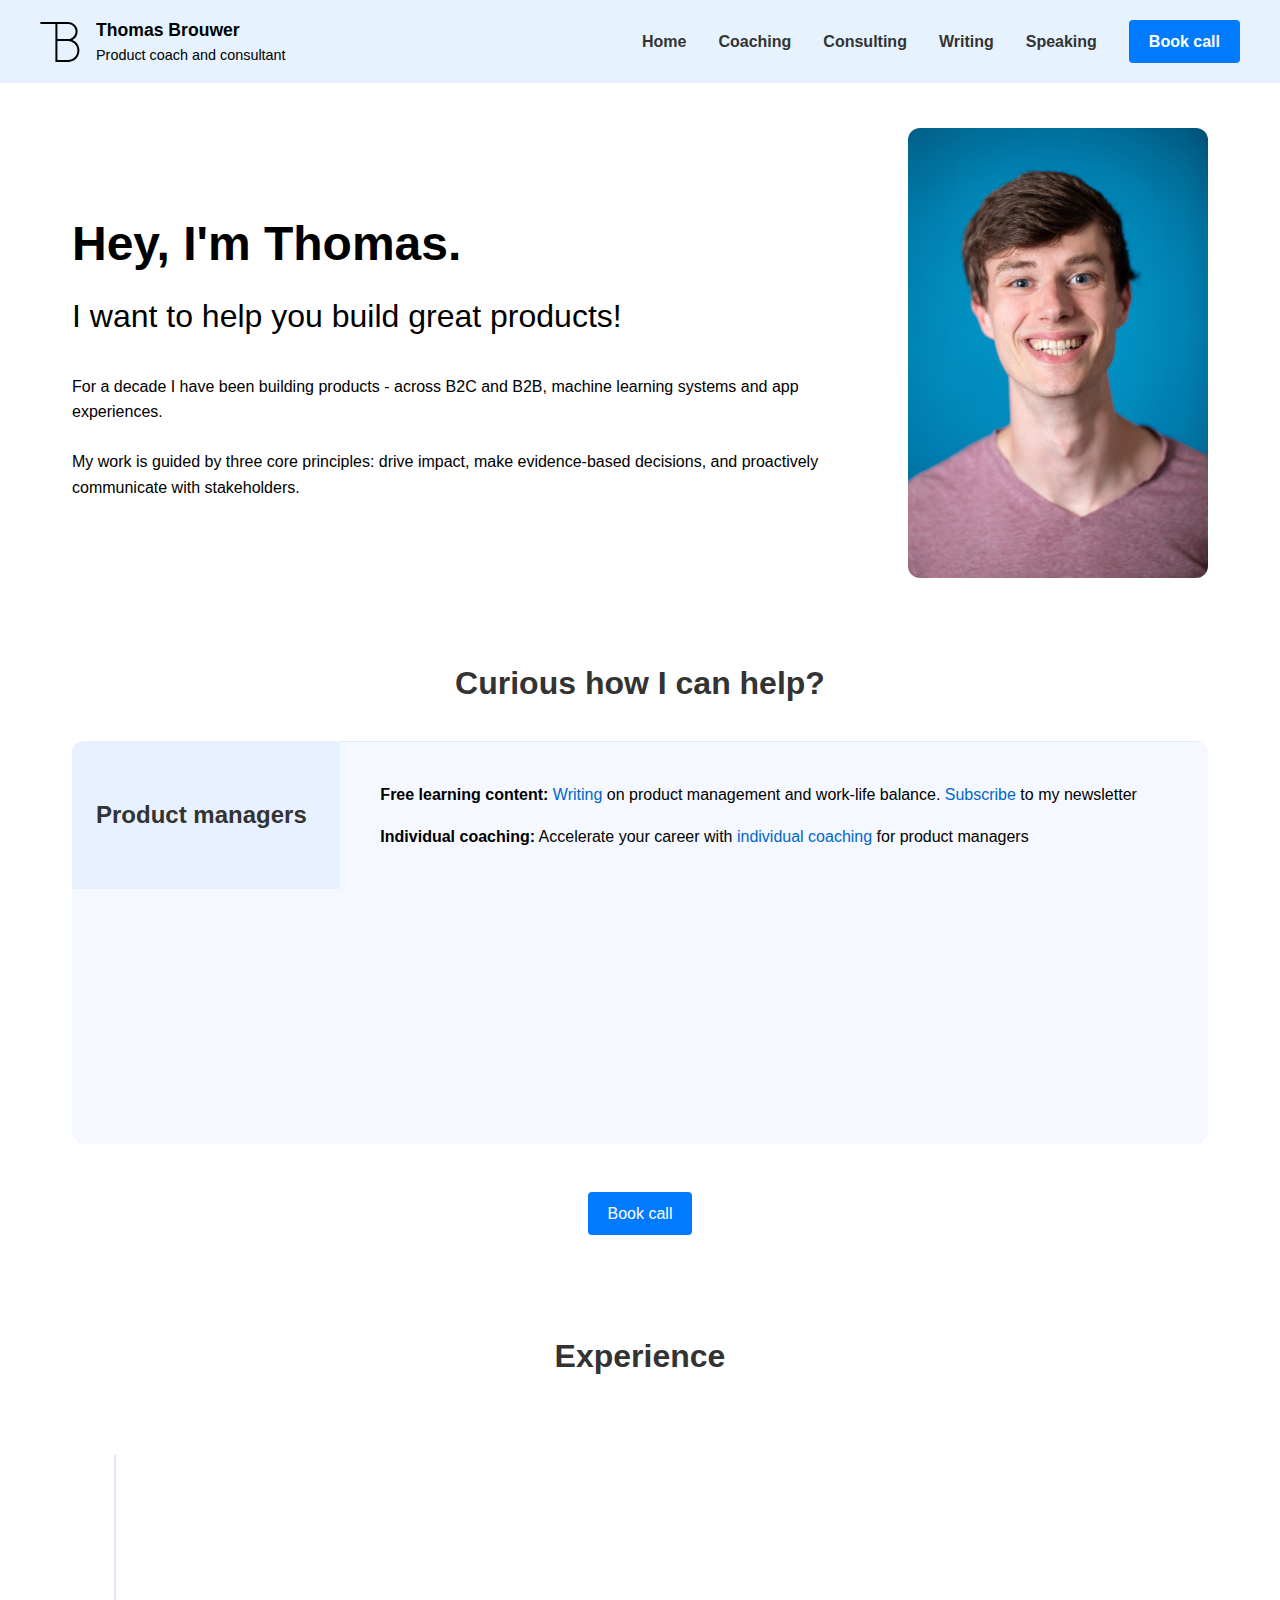
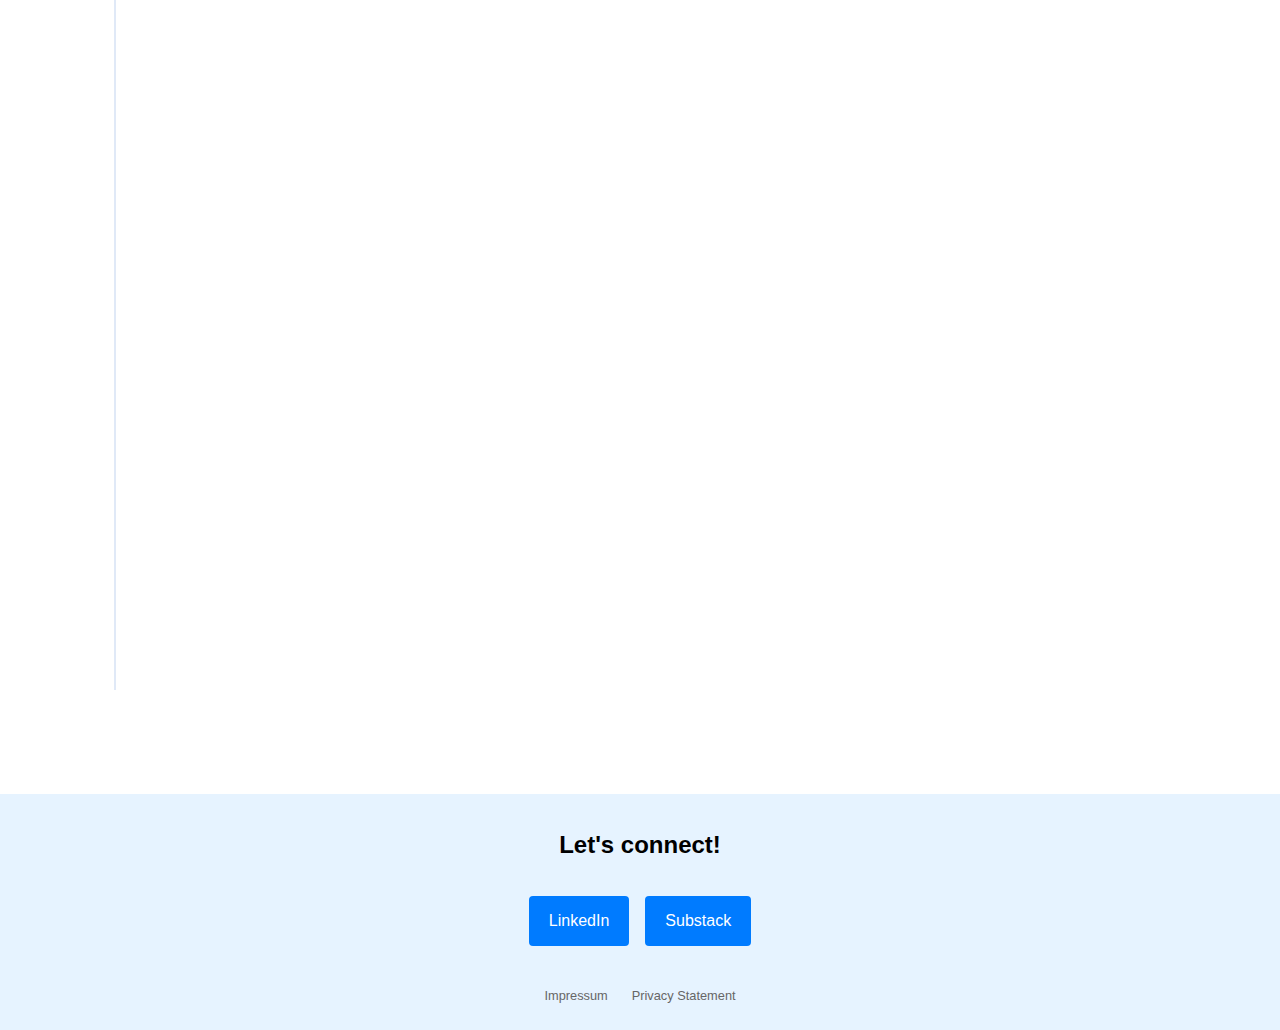
<file: index.html>
<!DOCTYPE html>
<html lang="en">
<head>
    <meta charset="UTF-8">
    <meta name="viewport" content="width=device-width, initial-scale=1.0">
    <title>Thomas Brouwer | Product Management Consulting & Coaching</title>
    <meta name="description" content="Thomas Brouwer provides expert product management consulting and coaching services with specialization in AI and machine learning products to help businesses build better digital solutions.">
    <meta name="keywords" content="product management, product coaching, product consulting, product leadership, product manager, AI product management, ML product management, machine learning, building with machine learning, machine learning products">
    
    <!-- Security Headers -->
    <meta http-equiv="X-Content-Type-Options" content="nosniff">
    <meta http-equiv="Strict-Transport-Security" content="max-age=31536000; includeSubDomains">
    <meta http-equiv="Content-Security-Policy" content="default-src 'self'; script-src 'self' 'unsafe-inline' https://static.cloudflareinsights.com; style-src 'self' 'unsafe-inline' https://fonts.googleapis.com; font-src 'self' https://fonts.gstatic.com; img-src 'self' data:; connect-src 'self'; frame-src 'self'; object-src 'none'; base-uri 'self'; form-action 'self';">
    <meta name="referrer" content="strict-origin-when-cross-origin">
    
    <link href="https://fonts.googleapis.com/css2?family=Inter:wght@400;700&display=swap" rel="stylesheet">
    <link rel="stylesheet" href="/css/styles.css">
    <link rel="stylesheet" href="/css/navbar.css">
    <link rel="stylesheet" href="/css/footer.css">
    <script src="/js/navbar.js"></script>
    <script src="/js/timeline.js"></script>
    <script src="/js/security-headers.js"></script>
</head>
<body>
    <!-- Include the navbar -->
    <div id="navbar-placeholder"></div>

    <script>
        // Function to load the navbar
        fetch('/components/navbar.html')
            .then(response => response.text())
            .then(data => {
                document.getElementById('navbar-placeholder').innerHTML = data;
                // Initialize navbar functionality after content is loaded
                initializeNavbar();
            });
    </script>

    <main>
        <section class="hero">
            <img src="/images/Headshot_800px.jpg" alt="Thomas Brouwer">
            <div class="hero-text">
                <h1>Hey, I'm Thomas.</h1>
                <h2>I want to help you build great products!</h2>
                <p>For a decade I have been building products - across B2C and B2B, machine learning systems and app experiences. </p>
                <p>My work is guided by three core principles: drive impact, make evidence-based decisions, and proactively communicate with stakeholders.</p>
            </div>
        </section>

        <div class="audience-table-container">
            <h2 class="section-subheader">Curious how I can help?</h2>
            
            <!-- Mobile-friendly table with transposed layout -->
            <table class="audience-table mobile-table">
                <tr>
                    <th>Product managers</th>
                    <td data-label="Individual Contributors">
                        <p><b>Free learning content:</b> <a href="/writing.html">Writing</a> on product management and work-life balance. <a href="https://thomasbrouwer.substack.com/subscribe">Subscribe</a> to my newsletter</p>
                        <p><b>Individual coaching:</b> Accelerate your career with <a href="/coaching.html">individual coaching</a> for product managers</p>
                    </td>
                </tr>
                <tr>
                    <th>Companies</th>
                    <td data-label="Companies">
                        <p><b>Product coaching:</b> Uplevel your product team with <a href="/coaching.html">coaching</a></p>
                        <p><b>Consulting:</b> Get expert support for critical projects through my <a href="/consulting.html">consulting services</a>.</p>
                    </td>
                </tr>
                <tr>
                    <th>Conferences</th>
                    <td data-label="Conferences">
                        <p><b>Public speaking:</b> Looking for an engaging <a href="/speaking.html">speaker</a> for your conference? Let's connect!</p>
                    </td>
                </tr>
            </table>
        </div>

        <div class="book-call-container">
            <div class="footer-links">
                <a href="https://calendly.com/thomas-a-brouwer/45min" class="book-call">Book call</a>
            </div>
        </div>

        <section id="experience">
            <div class="timeline-section">
                <h2 class="section-subheader">Experience</h2>
                <div class="timeline">
                    <div class="timeline-line"></div>  <!-- New separate element for the line -->
                    <div class="timeline-items">  <!-- New wrapper for all timeline items -->
                        <div class="timeline-item">
                            <div class="timeline-logo">
                                <img src="/images/cambridge.svg" alt="University of Cambridge Logo">
                            </div>
                            <div class="timeline-content">
                                <h3>University of Cambridge <span class="degree">&nbsp;BA & PhD</span></h3>
                                <p>BA in computer science, followed by PhD in machine learning, developing Bayesian matrix factorisation methods. Nominated for British Computer Society Distinguished Dissertation Competition.</p>
                                <p></p><a href="https://scholar.google.co.uk/citations?user=u1aVCbcAAAAJ&hl=en">Google scholar</a>, <a href="https://github.com/ThomasBrouwer">Github</a></p>
                                <span class="timeline-period">2011 - 2017</span>
                            </div>
                        </div>

                        <div class="timeline-item">
                            <div class="timeline-logo">
                                <img src="/images/yelp.png" alt="Yelp Logo">
                            </div>
                            <div class="timeline-content">
                                <h3>Yelp <span class="degree">&nbsp;Senior Product Manager</span></h3>
                                <p>PM for <a href="https://www.yelp.com/store-visits">Yelp Store Visits</a>, 1st-party store visit attribution product, allowing national advertisers to measure the effectiveness of their ad spend</p>
                                <p><i>Impact: grew adoption 10x, drove $6M+ revenue/year</i></p>
                                <span class="timeline-period">2018-2021</span>
                            </div>
                        </div>

                        <div class="timeline-item">
                            <div class="timeline-logo">
                                <img src="/images/apheris.jpeg" alt="Apheris Logo">
                            </div>
                            <div class="timeline-content">
                                <h3>Apheris <span class="degree">&nbsp;Senior Product Manager</span></h3>
                                <p>Built secure federated ML tools for enterprise businesses (pre-PMF, B2B)</p>
                                <span class="timeline-period">2022-2023</span>
                            </div>
                        </div>

                        <div class="timeline-item">
                            <div class="timeline-logo">
                                <img src="/images/blinkist.png" alt="Blinkist Logo">
                            </div>
                            <div class="timeline-content">
                                <h3>Blinkist <span class="degree">&nbsp;Principal Data Product Manager</span></h3>
                                <p>PM for personalisation and discovery. Developed and launched new engagement features in the app.</p>
                                <p><i>Impact: launched new recommendation algorithms (+20% CTR) and Feed (+5% daily return rate)</i></p>
                                <span class="timeline-period">2023-2024</span>
                            </div>
                        </div>

                        <div class="timeline-item">
                            <div class="timeline-logo">
                                <img src="/images/go1.jpeg" alt="GO1 Logo">
                            </div>
                            <div class="timeline-content">
                                <h3>Go1 <span class="degree">&nbsp;Head of Product</span></h3>
                                <p>Headed Content & Discovery products for B2B learning content aggregator, responsible for: search & discovery, content intelligence, content management. Hired, onboarded, and managed 3 PMs in EU and Australia.</p>
                                <p><i>Impact: uplifted metadata w/ LLMs (36% → 95% coverage), improved core search (5% lower time-to-click)</i></p>
                                <span class="timeline-period">2024-2025</span>
                            </div>
                        </div>
                    </div>
                </div>
            </div>
        </section>
    </main>

    <footer>
        <div id="footer-placeholder"></div>
    </footer>

    <script>
        fetch('/components/footer.html')
            .then(response => response.text())
            .then(data => {
                document.getElementById('footer-placeholder').innerHTML = data;
            });
    </script>
</body>
</html>
</file>
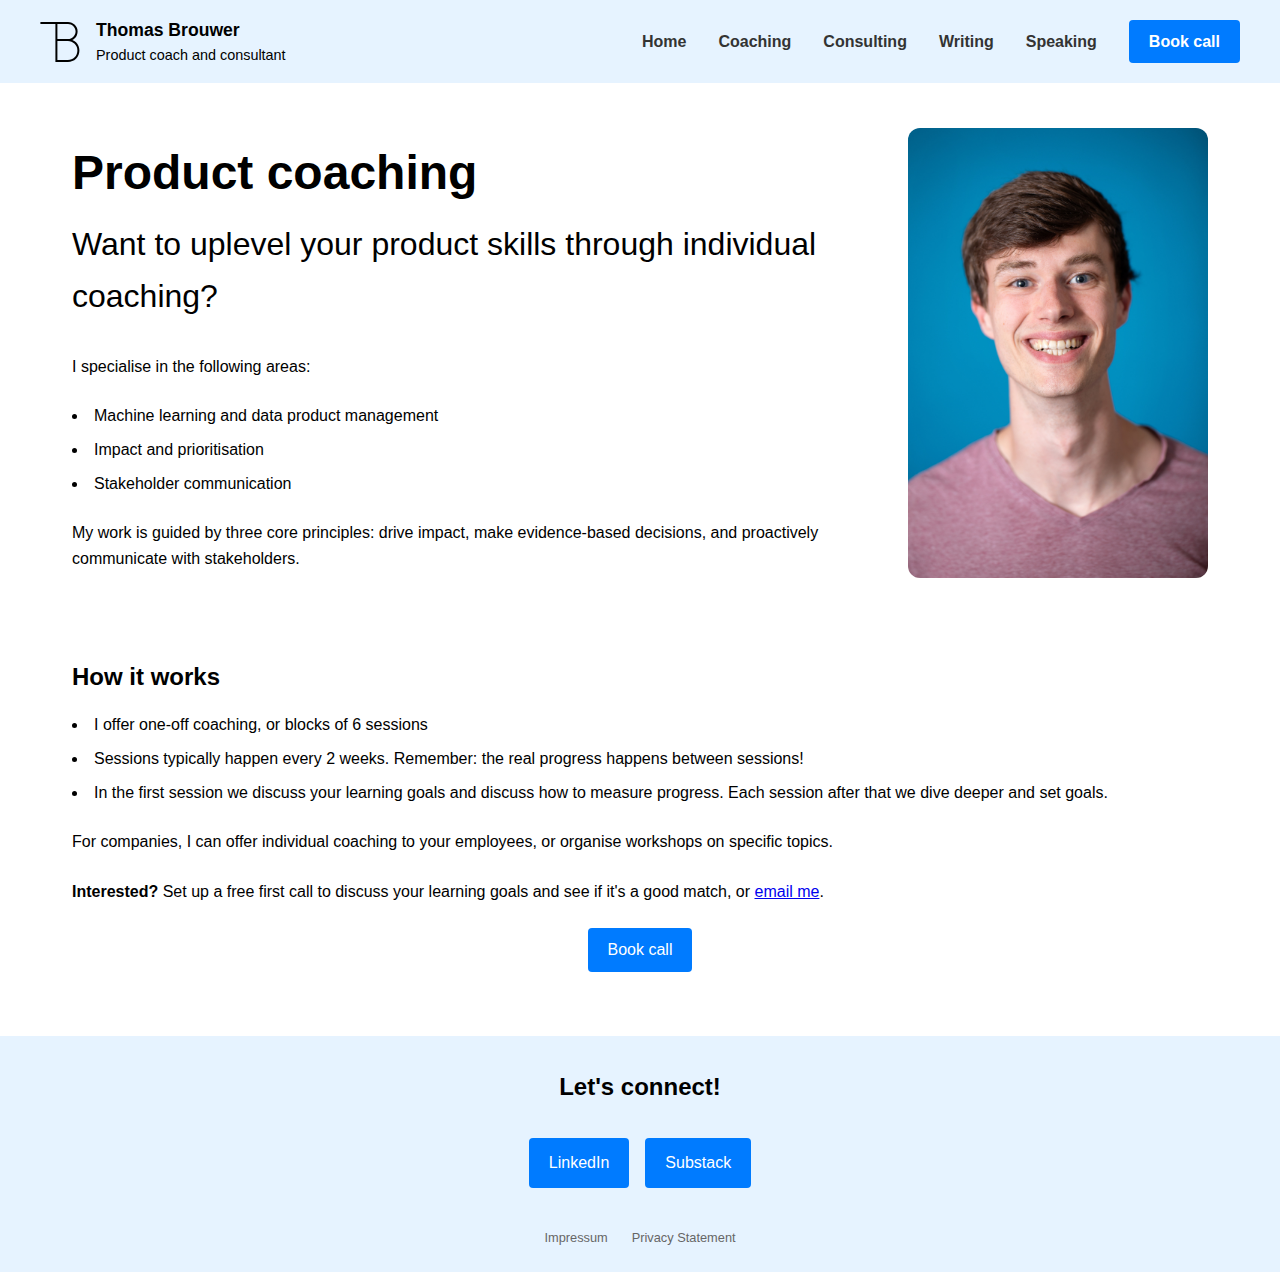
<file: coaching.html>
<!DOCTYPE html>
<html lang="en">
<head>
    <meta charset="UTF-8">
    <meta name="viewport" content="width=device-width, initial-scale=1.0">
    <title>Product Coaching for Machine Learning & AI Product Managers | Thomas Brouwer</title>
    <meta name="description" content="Personalized product coaching with expertise in machine learning and AI product management. Develop your skills in data-driven products and advance your career in ML/AI product leadership.">
    <meta name="keywords" content="product coaching, product management coaching, product leadership, product manager development, AI product management, ML product management, machine learning products, AI coaching, data product management">
    
    <!-- Security Headers -->
    <meta http-equiv="X-Content-Type-Options" content="nosniff">
    <meta http-equiv="Strict-Transport-Security" content="max-age=31536000; includeSubDomains">
    <meta http-equiv="Content-Security-Policy" content="default-src 'self'; script-src 'self' 'unsafe-inline' https://substackapi.com https://static.cloudflareinsights.com; style-src 'self' 'unsafe-inline' https://fonts.googleapis.com; font-src 'self' https://fonts.gstatic.com; img-src 'self' data:; connect-src 'self' https://substackapi.com; frame-src 'self' https://substackapi.com; object-src 'none'; base-uri 'self'; form-action 'self';">
    <meta name="referrer" content="strict-origin-when-cross-origin">
    
    <link href="https://fonts.googleapis.com/css2?family=Inter:wght@400;700&display=swap" rel="stylesheet">
    <link rel="stylesheet" href="/css/styles.css">
    <link rel="stylesheet" href="/css/navbar.css">
    <link rel="stylesheet" href="/css/footer.css">
    <script src="/js/navbar.js"></script>
    <script src="/js/security-headers.js"></script>
</head>
<body>
    <!-- Include the navbar -->
    <div id="navbar-placeholder"></div>

    <script>
        // Function to load the navbar
        fetch('/components/navbar.html')
            .then(response => response.text())
            .then(data => {
                document.getElementById('navbar-placeholder').innerHTML = data;
                // Initialize navbar functionality after content is loaded
                initializeNavbar();
            });
    </script>

    <main>
        <section class="hero">
            <img src="/images/Headshot_800px.jpg" alt="Thomas Brouwer">
            <div class="hero-text">
                <h1>Product coaching</h1>
                <h2>Want to uplevel your product skills through individual coaching?</h2>
                <p>I specialise in the following areas:</p>
                <div class="text-block">
                    <ul>
                        <li>Machine learning and data product management</li>
                        <li>Impact and prioritisation</li>
                        <li>Stakeholder communication</li>
                    </ul>
                </div>
                <p>My work is guided by three core principles: drive impact, make evidence-based decisions, and proactively communicate with stakeholders.</p>
            </div>
        </section>

        <section class="content" style="padding-top: 1rem;">
            <div class="container">
                <h2>How it works</h2>
                <div class="text-block">
                    <ul>
                        <li>I offer one-off coaching, or blocks of 6 sessions</li>
                        <li>Sessions typically happen every 2 weeks. Remember: the real progress happens between sessions!</li>
                        <li>In the first session we discuss your learning goals and discuss how to measure progress. Each session after that we dive deeper and set goals.</li>
                    </ul>

                    <p>For companies, I can offer individual coaching to your employees, or organise workshops on specific topics.</p>
                </div>
            </div>
            <p><strong>Interested?</strong> Set up a free first call to discuss your learning goals and see if it's a good match, or <a href="mailto:coaching@thomasbrouwer.com">email me</a>.</p>
            <div class="book-call-container">
                <div class="footer-links">
                    <a href="https://calendly.com/thomas-a-brouwer/45min" class="book-call">Book call</a>
                </div>
            </div>
        </section>
    </main>

    <footer>
        <div id="footer-placeholder"></div>
    </footer>

    <script>
        fetch('/components/footer.html')
            .then(response => response.text())
            .then(data => {
                document.getElementById('footer-placeholder').innerHTML = data;
            });
    </script>
</body>
</html>
</file>
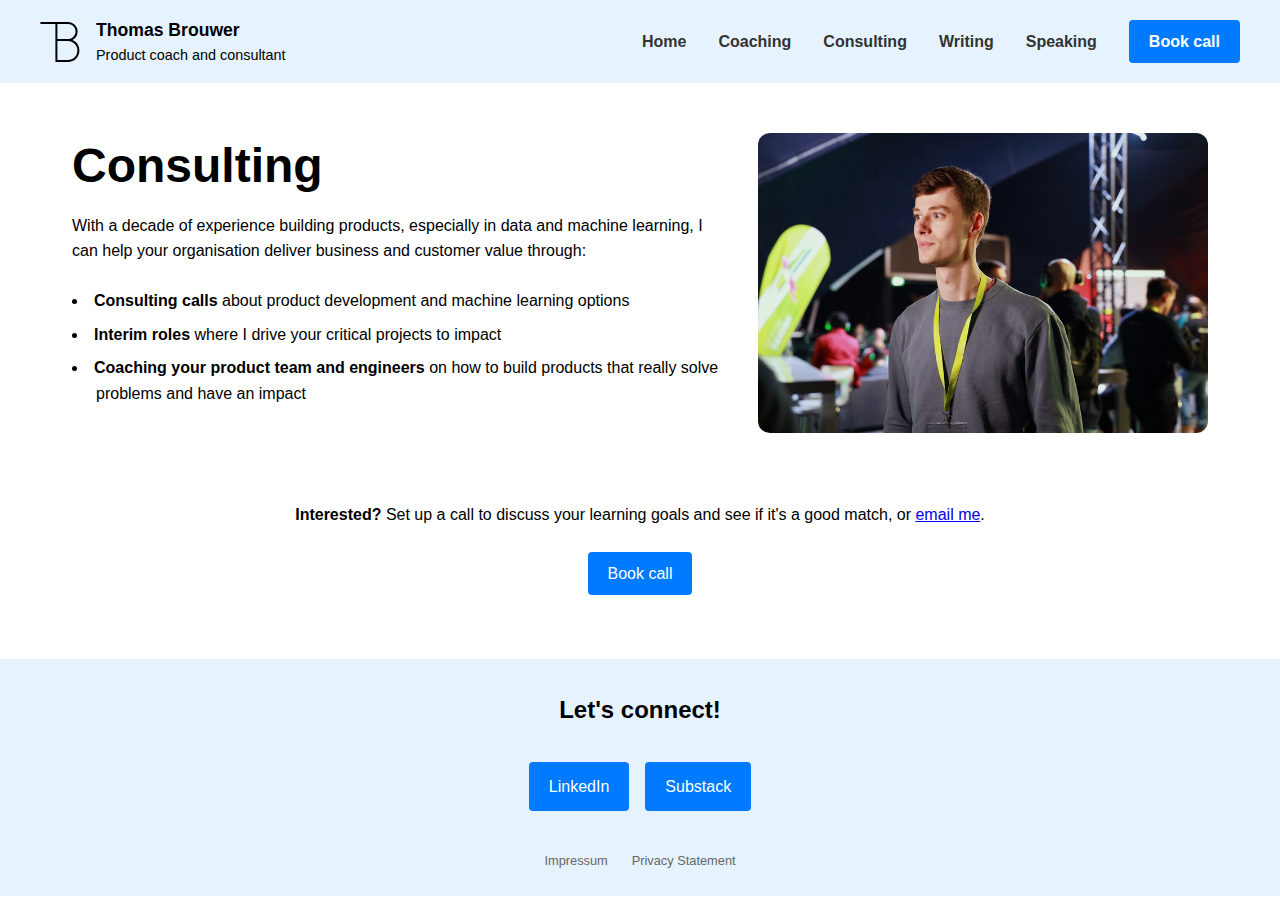
<file: consulting.html>
<!DOCTYPE html>
<html lang="en">
<head>
    <meta charset="UTF-8">
    <meta name="viewport" content="width=device-width, initial-scale=1.0">
    <title>Product Management Consulting | AI & Machine Learning Expert | Thomas Brouwer</title>
    <meta name="description" content="Expert product consulting services specializing in AI and machine learning products. Get guidance on product strategy, ML implementation, and data-driven development processes.">
    <meta name="keywords" content="product consulting, product management consulting, product strategy, product development process, AI product management, ML product management, machine learning products, AI consulting, machine learning consulting">
    
    <!-- Security Headers -->
    <meta http-equiv="X-Content-Type-Options" content="nosniff">
    <meta http-equiv="Strict-Transport-Security" content="max-age=31536000; includeSubDomains">
    <meta http-equiv="Content-Security-Policy" content="default-src 'self'; script-src 'self' 'unsafe-inline' https://static.cloudflareinsights.com; style-src 'self' 'unsafe-inline' https://fonts.googleapis.com; font-src 'self' https://fonts.gstatic.com; img-src 'self' data:; connect-src 'self'; frame-src 'self'; object-src 'none'; base-uri 'self'; form-action 'self';">
    <meta name="referrer" content="strict-origin-when-cross-origin">
    
    <link href="https://fonts.googleapis.com/css2?family=Inter:wght@400;700&display=swap" rel="stylesheet">
    <link rel="stylesheet" href="/css/styles.css">
    <link rel="stylesheet" href="/css/navbar.css">
    <link rel="stylesheet" href="/css/footer.css">
    <script src="/js/navbar.js"></script>
    <script src="/js/security-headers.js"></script>
</head>
<body>
    <!-- Include the navbar -->
    <div id="navbar-placeholder"></div>

    <script>
        // Function to load the navbar
        fetch('/components/navbar.html')
            .then(response => response.text())
            .then(data => {
                document.getElementById('navbar-placeholder').innerHTML = data;
                // Initialize navbar functionality after content is loaded
                initializeNavbar();
            });
    </script>

    <main>
        <section class="hero">
            <img src="/images/DecompileD_side_800px.jpg" alt="Thomas Brouwer" style="width: 70% !important; max-width: 450px">
            <div class="hero-text">
                <h1>Consulting</h1>
                <p>With a decade of experience building products, especially in data and machine learning, I can help your organisation deliver business and customer value through:</p>
                <ul>
                    <li><b>Consulting calls</b> about product development and machine learning options</li>
                    <li><b>Interim roles</b> where I drive your critical projects to impact</li>
                    <li><b>Coaching your product team and engineers</b> on how to build products that really solve problems and have an impact</li>
                </ul>
            </div>
        </section>

        <section class="content" style="padding-top: 0rem;">
            <div class="book-call-container">
                <p><strong>Interested?</strong> Set up a call to discuss your learning goals and see if it's a good match, or <a href="mailto:consulting@thomasbrouwer.com">email me</a>.</p>
                <div class="footer-links">
                    <a href="https://calendly.com/thomas-a-brouwer/45min" class="book-call">Book call</a>
                </div>
            </div>
        </section>
    </main>

    <footer>
        <div id="footer-placeholder"></div>
    </footer>

    <script>
        fetch('/components/footer.html')
            .then(response => response.text())
            .then(data => {
                document.getElementById('footer-placeholder').innerHTML = data;
            });
    </script>
</body>
</html>
</file>
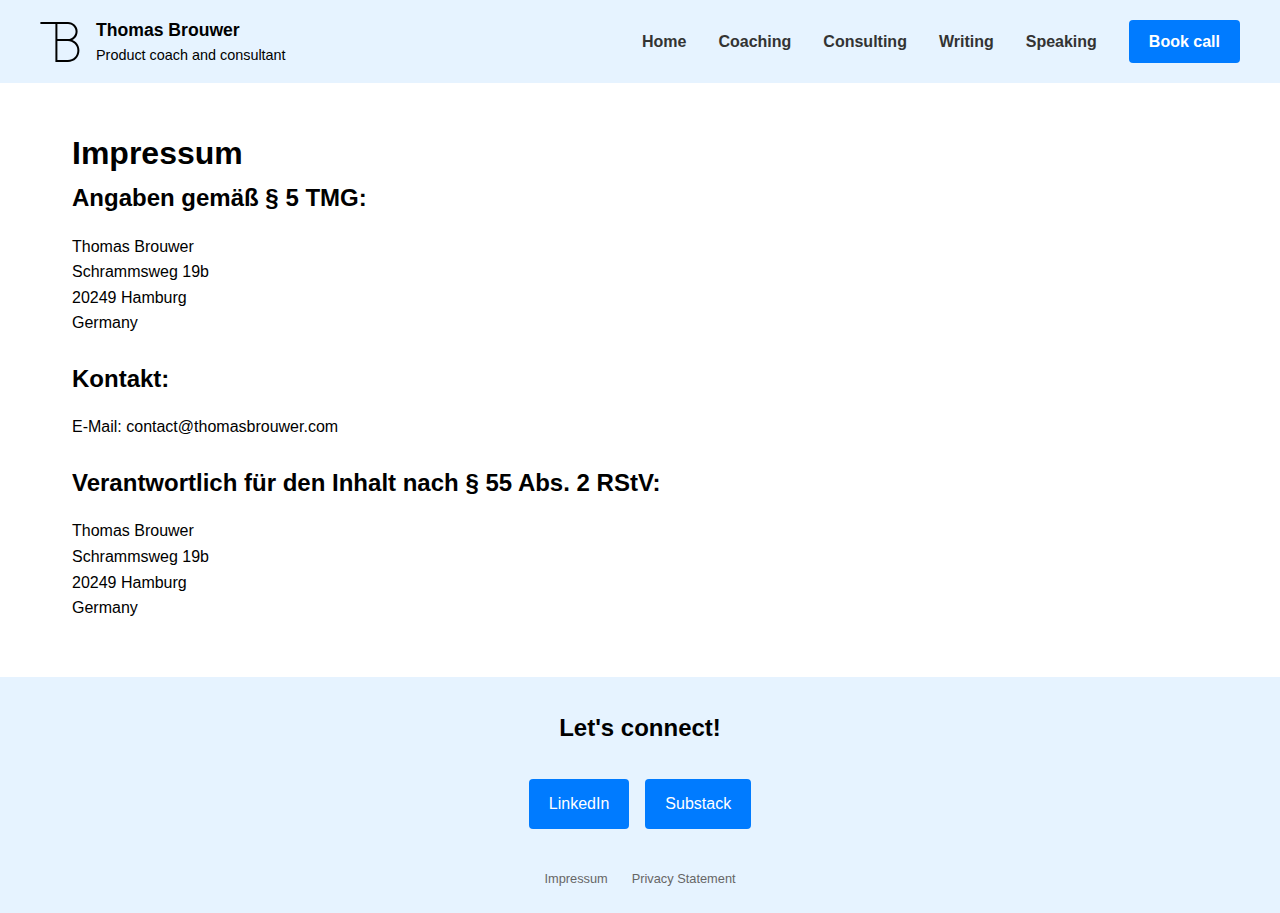
<file: impressum.html>
<!DOCTYPE html>
<html lang="en">
<head>
    <meta charset="UTF-8">
    <meta name="viewport" content="width=device-width, initial-scale=1.0">
    <title>Impressum - Thomas Brouwer</title>
    
    <!-- Security Headers -->
    <meta http-equiv="X-Content-Type-Options" content="nosniff">
    <meta http-equiv="Strict-Transport-Security" content="max-age=31536000; includeSubDomains">
    <meta http-equiv="Content-Security-Policy" content="default-src 'self'; script-src 'self' 'unsafe-inline' https://static.cloudflareinsights.com; style-src 'self' 'unsafe-inline' https://fonts.googleapis.com; font-src 'self' https://fonts.gstatic.com; img-src 'self' data:; connect-src 'self'; frame-src 'self'; object-src 'none'; base-uri 'self'; form-action 'self';">
    <meta name="referrer" content="strict-origin-when-cross-origin">
    
    <link href="https://fonts.googleapis.com/css2?family=Inter:wght@400;700&display=swap" rel="stylesheet">
    <link rel="stylesheet" href="/css/styles.css">
    <link rel="stylesheet" href="/css/navbar.css">
    <link rel="stylesheet" href="/css/footer.css">
    <script src="/js/navbar.js"></script>
    <script src="/js/security-headers.js"></script>
</head>
<body>
    <!-- Include the navbar -->
    <div id="navbar-placeholder"></div>

    <script>
        // Function to load the navbar
        fetch('/components/navbar.html')
            .then(response => response.text())
            .then(data => {
                document.getElementById('navbar-placeholder').innerHTML = data;
                // Initialize navbar functionality after content is loaded
                initializeNavbar();
            });
    </script>

    <main>
        <section class="content" style="margin-top: 6rem;">
            <h1>Impressum</h1>
            
            <h2>Angaben gemäß § 5 TMG:</h2>
            <p>
                Thomas Brouwer<br>
                Schrammsweg 19b<br>
                20249 Hamburg<br>
                Germany
            </p>
            
            <h2>Kontakt:</h2>
            <p>
                E-Mail: contact@thomasbrouwer.com
            </p>
            
            <h2>Verantwortlich für den Inhalt nach § 55 Abs. 2 RStV:</h2>
            <p>
                Thomas Brouwer<br>
                Schrammsweg 19b<br>
                20249 Hamburg<br>
                Germany
            </p>
        </section>
    </main>

    <footer>
        <div id="footer-placeholder"></div>
    </footer>

    <script>
        fetch('/components/footer.html')
            .then(response => response.text())
            .then(data => {
                document.getElementById('footer-placeholder').innerHTML = data;
            });
    </script>
</body>
</html>
</file>
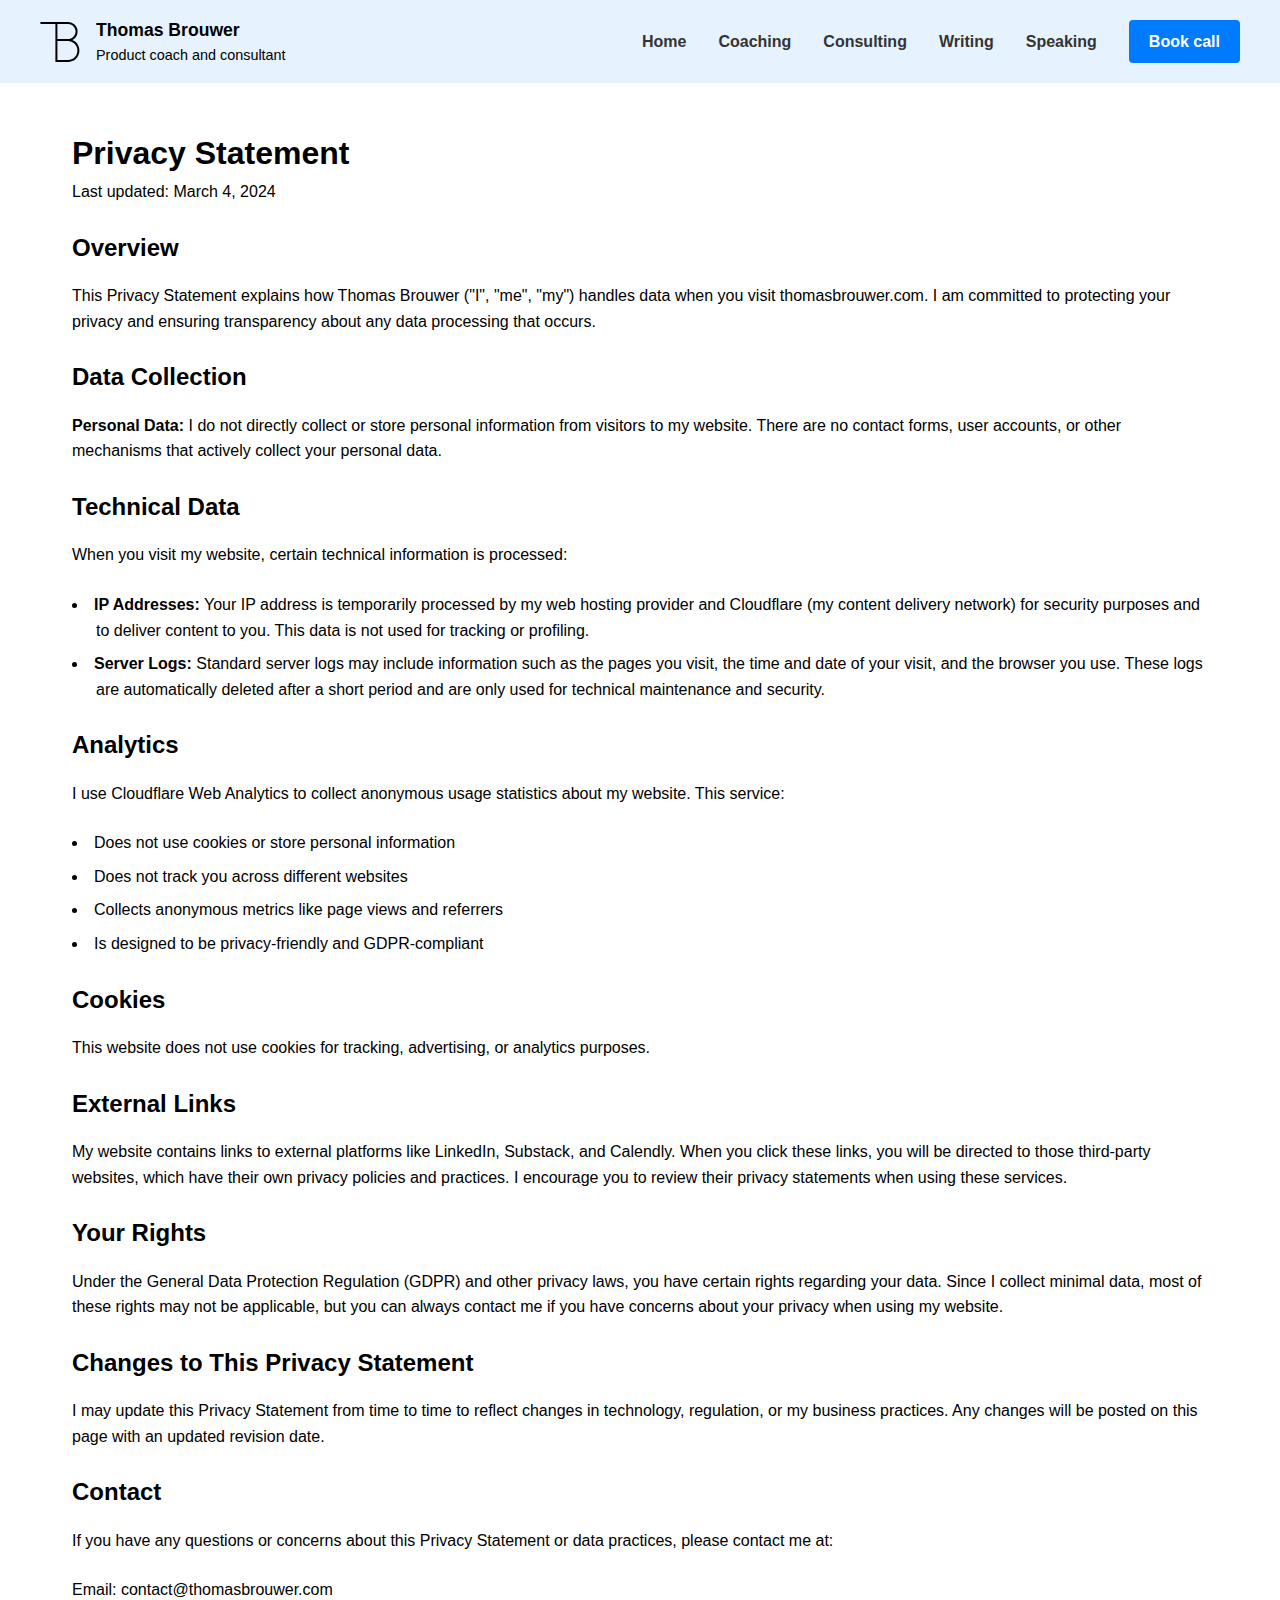
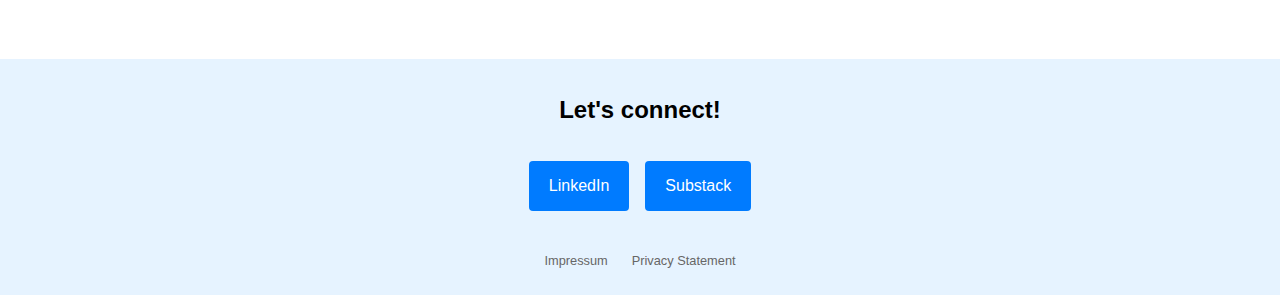
<file: privacy.html>
<!DOCTYPE html>
<html lang="en">
<head>
    <meta charset="UTF-8">
    <meta name="viewport" content="width=device-width, initial-scale=1.0">
    <title>Privacy Statement - Thomas Brouwer</title>
    
    <!-- Security Headers -->
    <meta http-equiv="X-Content-Type-Options" content="nosniff">
    <meta http-equiv="Strict-Transport-Security" content="max-age=31536000; includeSubDomains">
    <meta http-equiv="Content-Security-Policy" content="default-src 'self'; script-src 'self' 'unsafe-inline' https://static.cloudflareinsights.com; style-src 'self' 'unsafe-inline' https://fonts.googleapis.com; font-src 'self' https://fonts.gstatic.com; img-src 'self' data:; connect-src 'self'; frame-src 'self'; object-src 'none'; base-uri 'self'; form-action 'self';">
    <meta name="referrer" content="strict-origin-when-cross-origin">
    
    <link href="https://fonts.googleapis.com/css2?family=Inter:wght@400;700&display=swap" rel="stylesheet">
    <link rel="stylesheet" href="/css/styles.css">
    <link rel="stylesheet" href="/css/navbar.css">
    <link rel="stylesheet" href="/css/footer.css">
    <script src="/js/navbar.js"></script>
    <script src="/js/security-headers.js"></script>
</head>
<body>
    <!-- Include the navbar -->
    <div id="navbar-placeholder"></div>

    <script>
        // Function to load the navbar
        fetch('/components/navbar.html')
            .then(response => response.text())
            .then(data => {
                document.getElementById('navbar-placeholder').innerHTML = data;
                // Initialize navbar functionality after content is loaded
                initializeNavbar();
            });
    </script>

    <main>
        <section class="content" style="margin-top: 6rem;">
            <h1>Privacy Statement</h1>
            
            <p>Last updated: March 4, 2024</p>
            
            <h2>Overview</h2>
            <p>
                This Privacy Statement explains how Thomas Brouwer ("I", "me", "my") handles data when you visit thomasbrouwer.com. I am committed to protecting your privacy and ensuring transparency about any data processing that occurs.
            </p>
            
            <h2>Data Collection</h2>
            <p>
                <strong>Personal Data:</strong> I do not directly collect or store personal information from visitors to my website. There are no contact forms, user accounts, or other mechanisms that actively collect your personal data.
            </p>
            
            <h2>Technical Data</h2>
            <p>
                When you visit my website, certain technical information is processed:
            </p>
            <ul>
                <li><strong>IP Addresses:</strong> Your IP address is temporarily processed by my web hosting provider and Cloudflare (my content delivery network) for security purposes and to deliver content to you. This data is not used for tracking or profiling.</li>
                <li><strong>Server Logs:</strong> Standard server logs may include information such as the pages you visit, the time and date of your visit, and the browser you use. These logs are automatically deleted after a short period and are only used for technical maintenance and security.</li>
            </ul>
            
            <h2>Analytics</h2>
            <p>
                I use Cloudflare Web Analytics to collect anonymous usage statistics about my website. This service:
            </p>
            <ul>
                <li>Does not use cookies or store personal information</li>
                <li>Does not track you across different websites</li>
                <li>Collects anonymous metrics like page views and referrers</li>
                <li>Is designed to be privacy-friendly and GDPR-compliant</li>
            </ul>
            
            <h2>Cookies</h2>
            <p>
                This website does not use cookies for tracking, advertising, or analytics purposes.
            </p>
            
            <h2>External Links</h2>
            <p>
                My website contains links to external platforms like LinkedIn, Substack, and Calendly. When you click these links, you will be directed to those third-party websites, which have their own privacy policies and practices. I encourage you to review their privacy statements when using these services.
            </p>
            
            <h2>Your Rights</h2>
            <p>
                Under the General Data Protection Regulation (GDPR) and other privacy laws, you have certain rights regarding your data. Since I collect minimal data, most of these rights may not be applicable, but you can always contact me if you have concerns about your privacy when using my website.
            </p>
            
            <h2>Changes to This Privacy Statement</h2>
            <p>
                I may update this Privacy Statement from time to time to reflect changes in technology, regulation, or my business practices. Any changes will be posted on this page with an updated revision date.
            </p>
            
            <h2>Contact</h2>
            <p>
                If you have any questions or concerns about this Privacy Statement or data practices, please contact me at:
            </p>
            <p>
                Email: contact@thomasbrouwer.com
            </p>
        </section>
    </main>

    <footer>
        <div id="footer-placeholder"></div>
    </footer>

    <script>
        fetch('/components/footer.html')
            .then(response => response.text())
            .then(data => {
                document.getElementById('footer-placeholder').innerHTML = data;
            });
    </script>
</body>
</html>
</file>
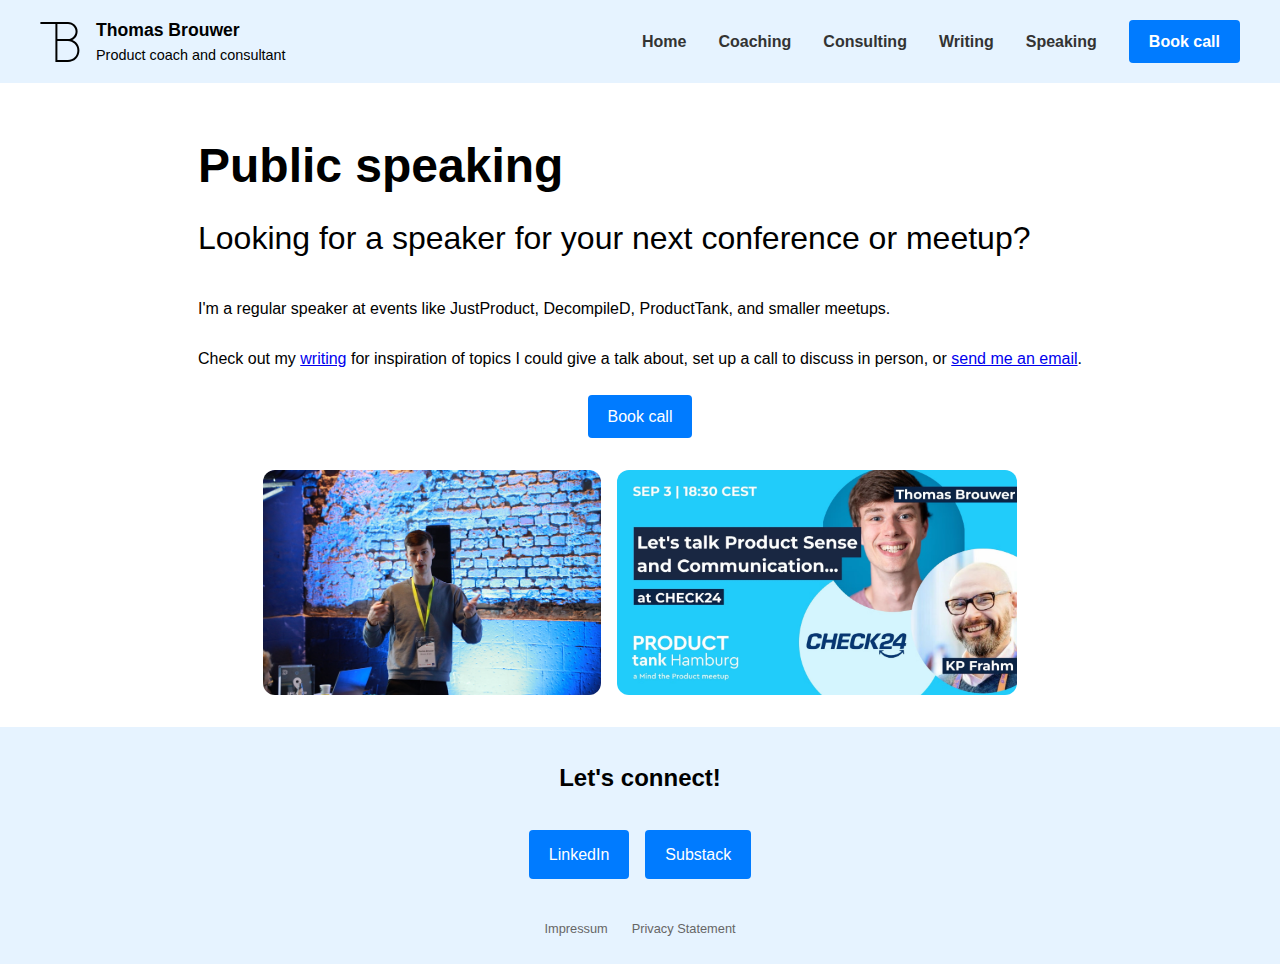
<file: speaking.html>
<!DOCTYPE html>
<html lang="en">
<head>
    <meta charset="UTF-8">
    <meta name="viewport" content="width=device-width, initial-scale=1.0">
    <title>Speaking on Product Management & Machine Learning | Thomas Brouwer</title>
    <meta name="description" content="Speaking engagements and talks on product management, AI product development, machine learning implementation, and digital product leadership by Thomas Brouwer.">
    <meta name="keywords" content="product management speaking, product talks, product leadership presentations, AI product management, ML product management, machine learning talks, AI product development, machine learning in product">
    
    <!-- Security Headers -->
    <meta http-equiv="X-Content-Type-Options" content="nosniff">
    <meta http-equiv="Strict-Transport-Security" content="max-age=31536000; includeSubDomains">
    <meta http-equiv="Content-Security-Policy" content="default-src 'self'; script-src 'self' 'unsafe-inline' https://static.cloudflareinsights.com; style-src 'self' 'unsafe-inline' https://fonts.googleapis.com; font-src 'self' https://fonts.gstatic.com; img-src 'self' data:; connect-src 'self'; frame-src 'self'; object-src 'none'; base-uri 'self'; form-action 'self';">
    <meta name="referrer" content="strict-origin-when-cross-origin">
    
    <link href="https://fonts.googleapis.com/css2?family=Inter:wght@400;700&display=swap" rel="stylesheet">
    <link rel="stylesheet" href="/css/styles.css">
    <link rel="stylesheet" href="/css/navbar.css">
    <link rel="stylesheet" href="/css/footer.css">
    <script src="/js/navbar.js"></script>
    <script src="/js/security-headers.js"></script>
</head>
<body>
    <!-- Include the navbar -->
    <div id="navbar-placeholder"></div>

    <script>
        // Function to load the navbar
        fetch('/components/navbar.html')
            .then(response => response.text())
            .then(data => {
                document.getElementById('navbar-placeholder').innerHTML = data;
                // Initialize navbar functionality after content is loaded
                initializeNavbar();
            });
    </script>

    <main>
        <section class="hero speaking-hero">
            <div class="hero-text">
                <h1>Public speaking</h1>
                <h2>Looking for a speaker for your next conference or meetup?</h2>
                <p>I'm a regular speaker at events like JustProduct, DecompileD, ProductTank, and smaller meetups.</p>
                <p>Check out my <a href="/writing.html">writing</a> for inspiration of topics I could give a talk about, set up a call to discuss in person, or <a href="mailto:speaking@thomasbrouwer.com">send me an email</a>.</p>
                <div class="book-call-container">
                    <div class="footer-links">
                        <a href="https://calendly.com/thomas-a-brouwer/45min" class="book-call">Book call</a>
                    </div>
                </div>
            </div>
            <div class="speaking-images">
                <img src="/images/DecompileD_speaking_800px.jpg" alt="Thomas Brouwer speaking at DecompileD">
                <img src="/images/ProductTank_poster.png" alt="Thomas Brouwer speaking at ProductTank">
            </div>
        </section>
    </main>

    <footer>
        <div id="footer-placeholder"></div>
    </footer>

    <script>
        fetch('/components/footer.html')
            .then(response => response.text())
            .then(data => {
                document.getElementById('footer-placeholder').innerHTML = data;
            });
    </script>
</body>
</html>
</file>
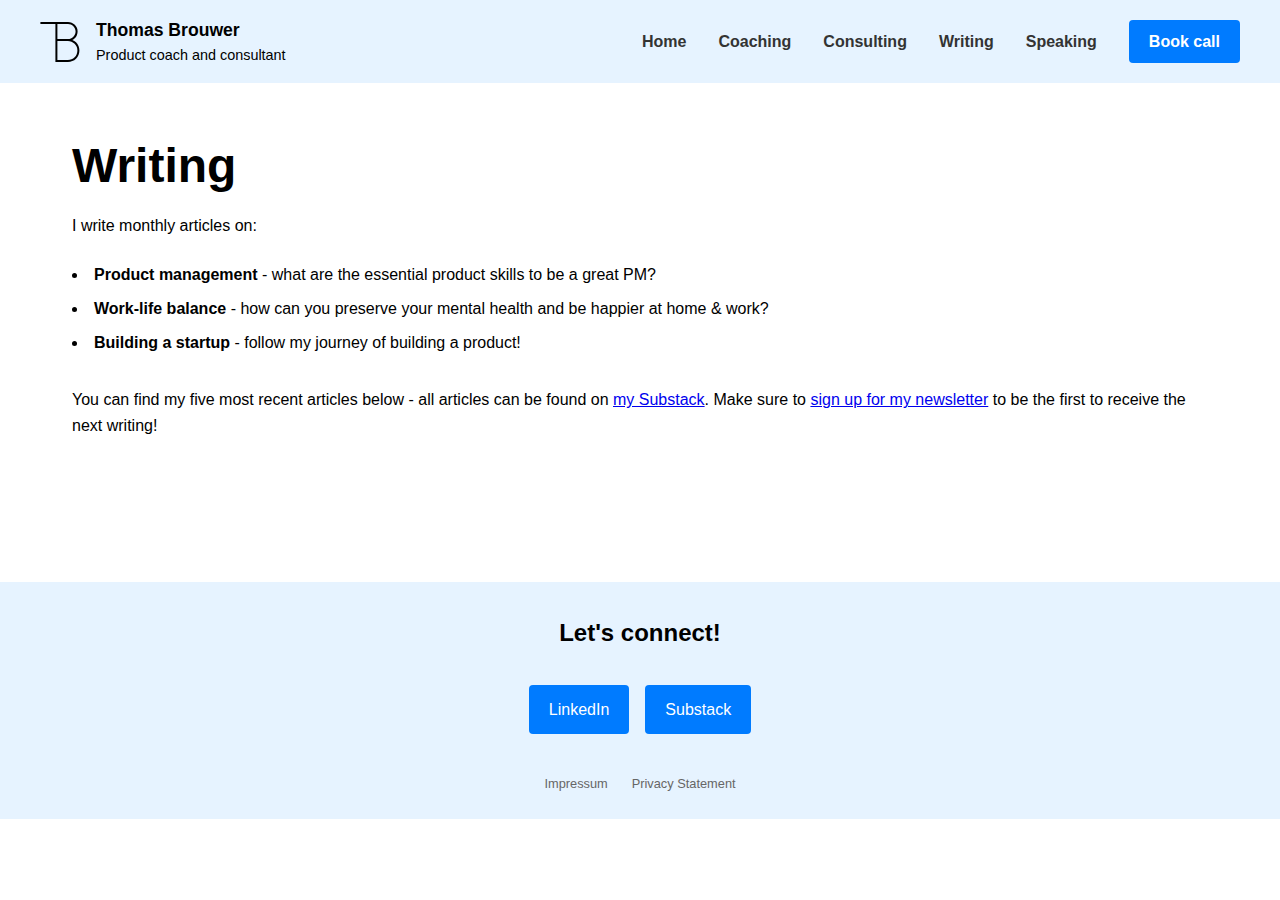
<file: writing.html>
<!DOCTYPE html>
<html lang="en">
<head>
    <meta charset="UTF-8">
    <meta name="viewport" content="width=device-width, initial-scale=1.0">
    <title>Writing on Product Management & Machine Learning | Thomas Brouwer</title>
    <meta name="description" content="Articles, essays and thought leadership on product management, AI product development, machine learning implementation, and data-driven product strategy by Thomas Brouwer.">
    <meta name="keywords" content="product management writing, product coaching articles, product strategy essays, AI product management, ML product management, machine learning products, AI product development, data-driven product strategy">
    
    <!-- Security Headers -->
    <meta http-equiv="X-Content-Type-Options" content="nosniff">
    <meta http-equiv="Strict-Transport-Security" content="max-age=31536000; includeSubDomains">
    <meta http-equiv="Content-Security-Policy" content="default-src 'self'; script-src 'self' 'unsafe-inline' https://substackapi.com https://static.cloudflareinsights.com; style-src 'self' 'unsafe-inline' https://fonts.googleapis.com https://substackapi.com; font-src 'self' https://fonts.gstatic.com; img-src 'self' data: https://substackcdn.com https://*.substack.com; connect-src 'self' https://substackapi.com; frame-src 'self' https://substackapi.com https://*.substack.com; object-src 'none'; base-uri 'self'; form-action 'self';">
    <meta name="referrer" content="strict-origin-when-cross-origin">
    
    <link href="https://fonts.googleapis.com/css2?family=Inter:wght@400;700&display=swap" rel="stylesheet">
    <link rel="stylesheet" href="/css/styles.css">
    <link rel="stylesheet" href="/css/navbar.css">
    <link rel="stylesheet" href="/css/footer.css">
    <script src="/js/navbar.js"></script>
    <script src="/js/timeline.js"></script>
    <script src="/js/security-headers.js"></script>
</head>
<body>
    <!-- Include the navbar -->
    <div id="navbar-placeholder"></div>

    <script>
        // Function to load the navbar
        fetch('/components/navbar.html')
            .then(response => response.text())
            .then(data => {
                document.getElementById('navbar-placeholder').innerHTML = data;
                // Initialize navbar functionality after content is loaded
                initializeNavbar();
            });
    </script>

    <main>
        <section class="hero">
            <div class="hero-text">
                <h1>Writing</h1>
                <p>I write monthly articles on:</p>
                <ul>
                    <li><b>Product management</b> - what are the essential product skills to be a great PM?</li>
                    <li><b>Work-life balance</b> - how can you preserve your mental health and be happier at home & work?</li>
                    <li><b>Building a startup</b> - follow my journey  of building a product!</li>
                </ul>
                <p>You can find my five most recent articles below - all articles can be found on <a href="https://thomasbrouwer.substack.com">my Substack</a>. Make sure to <a href="https://thomasbrouwer.substack.com/subscribe">sign up for my newsletter</a> to be the first to receive the next writing!</p>
            </div>
        </section>
        <section class="content" style="padding-top: 0rem; padding-bottom: 5rem;">
            <!-- Include https://substackapi.com/feed -->
            <div id="substack-feed-embed"></div>
            <script>
            window.SubstackFeedWidget = {
                substackUrl: "thomasbrouwer.substack.com",
                posts: 5,
                layout: "right",
                hidden: ["reactions", "comments"]
            };
            </script>
            <script src="https://substackapi.com/embeds/feed.js" async></script>
            <script>
                fetch('/components/footer.html')
                    .then(response => response.text())
                    .then(data => {
                        document.getElementById('footer-placeholder').innerHTML = data;
                    });
            </script>
        </section>
    </main>

    <footer>
        <div id="footer-placeholder"></div>
    </footer>
</body>
</html>
</file>
<file: css/styles.css>
/* Core layout and typography */
* {
    margin: 0;
    padding: 0;
    box-sizing: border-box;
}

body {
    font-family: 'Inter', Arial, sans-serif;
    line-height: 1.6;
}

/* Main content */
.hero {
    margin-top: 6rem;
    padding: 2rem;
    display: flex;
    flex-direction: row;
    align-items: center;
    gap: 2rem;
    max-width: 1200px;
    margin-left: auto;
    margin-right: auto;
}

.hero-text {
    display: flex;
    flex-direction: column;
    flex: 1;
}

.hero img {
    width: 30%;
    max-width: 300px;
    height: auto;
    border-radius: 12px;
    order: 2;
}

.hero-text h1 {
    font-size: 3rem;
    margin-bottom: 0.5rem;
}

.hero-text h2 {
    font-size: 2rem;
    font-weight: normal;
    margin-bottom: 2rem;
}

.hero-text p {
    margin-bottom: 1.5rem;
}

.hero-text p:last-child {
    margin-bottom: 0;
}

/* Content pages */
.content {
    margin-top: 2rem;
    padding: 2rem;
    max-width: 1200px;
    margin-left: auto;
    margin-right: auto;
}

.content h2 {
    margin-top: 0;
    margin-bottom: 1rem;
}

.content p, 
.content ul {
    margin-bottom: 1.5rem;
}

/* Table styles */
.audience-table-container {
    max-width: 1200px;
    margin: 3rem auto;
    padding: 0 2rem;
}

.audience-table {
    width: 100%;
    border-collapse: separate;
    border-spacing: 0;
    background: #f5f9ff;
    border-radius: 12px;
    overflow: hidden;
}

.audience-table th {
    text-align: left;
    font-size: 1.5rem;
    padding: 1.5rem;
    color: #333;
    font-weight: 600;
    background: #e8f1ff;
}

.audience-table td {
    vertical-align: top;
    padding: 2rem;
    border-top: 1px solid #e0e9f7;
}

.audience-table ul {
    list-style: disc;
    padding-left: 1.2rem;
    margin: 0;
}

.audience-table li {
    margin-bottom: 1rem;
    line-height: 1.6;
    padding-left: 0.3rem;
}

.audience-table li:last-child {
    margin-bottom: 0;
}

.audience-table a {
    color: #0066cc;
    text-decoration: none;
}

.audience-table a:hover {
    text-decoration: underline;
}

.audience-table p {
    padding: 0.5rem;
}

/* Section styles */
.section-subheader {
    text-align: center;
    font-size: 2rem;
    margin-bottom: 2rem;
    color: #333;
}

/* Timeline styles */
.timeline-section {
    max-width: 1200px;
    margin: 4rem auto;
    padding: 0 2rem;
}

.timeline {
    position: relative;
    padding: 2rem 0;
    margin-left: -2rem;
}

.timeline-line {
    position: absolute;
    left: 74px;
    top: 40px;
    bottom: 40px;
    width: 2px;
    background-color: #e0e9f7;
}

.timeline-item, table tr {
    display: flex;
    align-items: flex-start;
    margin-bottom: 2rem;
    position: relative;
    opacity: 0;
    transform: translateY(20px);
    transition: opacity 0.6s ease-out, transform 0.6s ease-out;
}

/* Animation delays for table rows */
table tr:nth-child(1) { transition-delay: 0s; }
table tr:nth-child(2) { transition-delay: 0.1s; }
table tr:nth-child(3) { transition-delay: 0.2s; }
table tr:nth-child(4) { transition-delay: 0.3s; }
table tr:nth-child(5) { transition-delay: 0.4s; }

.timeline-item.visible, table tr.visible {
    opacity: 1;
    transform: translateY(0);
}

/* Ensure table display properties */
table tr {
    display: table-row;
}

.timeline-logo {
    width: 150px;
    height: 50px;
    border-radius: 0;
    margin-right: 0rem;
    flex-shrink: 0;
    z-index: 1;
}

.timeline-logo img {
    width: 100%;
    height: 100%;
    object-fit: contain;
}

.timeline-content {
    flex: 1;
    padding-top: 0.2rem;
}

.timeline-content h3 {
    font-size: 1.2rem;
    margin-bottom: 0.5rem;
    color: #333;
}

.timeline-content h3 .degree {
    font-weight: normal;
    color: #666;
}

.timeline-content p {
    color: #666;
    margin-bottom: 0.5rem;
}

.timeline-period {
    font-size: 0.9rem;
    color: #888;
}

/* Coaching styles */
.coaching-container {
    max-width: 1200px;
    margin: 0 auto;
    padding: 2rem;
}

.coaching-content {
    margin-top: 2rem;
}

.coaching-flex {
    display: flex;
    gap: 4rem;
    align-items: flex-start;
    margin-top: 2rem;
}

.coaching-image img {
    width: 100%;
    height: auto;
    border-radius: 8px;
    box-shadow: 0 4px 6px rgba(0, 0, 0, 0.1);
}

/* Speaking styles */
.speaking-hero {
    display: flex;
    flex-direction: column;
    align-items: center;
    gap: 0rem;
}

.speaking-images {
    display: flex;
    gap: 1rem;
    order: 1;
}

.speaking-images img {
    height: 225px;
    width: auto !important;
    max-width: none !important;
    object-fit: contain;
    border-radius: 12px;
}

/* Common list styling - but exclude navigation */
main ul li {
    margin-bottom: 0.5rem;
    padding-left: 1.5em;
    text-indent: -1.5em;
}

main ul {
    list-style-position: inside;
    margin-bottom: 1.5rem;
}

/* Responsive Design */
@media (max-width: 768px) {
    .hero {
        flex-direction: column;
        text-align: left;
    }
    
    .hero img {
        order: -1;
        max-width: 80% !important;
        min-width: 50% !important;
        margin: 0 auto;
        border-radius: 12px;
    }

    .speaking-hero .hero-text {
        order: -1;
    }

    .speaking-images {
        flex-direction: column;
        align-items: center;
    }
    
    .speaking-images img {
        max-width: 70% !important;
        height: auto;
        object-fit: contain;
        border-radius: 12px !important;
        margin-bottom: 1rem;
        margin-top: 1rem;
    }

    .coaching-flex {
        flex-direction: column;
    }
    
    .coaching-image {
        order: -1;
        margin-bottom: 2rem;
    }

    .audience-table th {
        text-align: left;
        font-size: 0.9rem;
    }

    .audience-table td {
        font-size: 0.9rem;
    }
}

.timeline-logo img[src*="apheris"], 
.timeline-logo img[src*="go1"] {
    width: 50px;
    border-radius: 50%;
    margin: 0 50px;
}
</file>
<file: css/navbar.css>
/* Navigation */
nav {
    background-color: #e6f3ff;
    padding: 1rem;
    position: fixed;
    width: 100%;
    top: 0;
    z-index: 1001;
}

.nav-content {
    display: flex;
    justify-content: space-between;
    align-items: center;
    max-width: 1200px;
    margin: 0 auto;
}

nav ul {
    list-style: none;
    display: flex;
    justify-content: space-between;
    align-items: center;
    gap: 2rem;
    max-width: 1200px;
    margin: 0 auto;
}

.nav-brand {
    margin-right: auto;
    display: flex;
    align-items: center;
    gap: 1rem;
}

.nav-brand img {
    height: 40px;
    width: auto;
}

.brand-text {
    display: flex;
    flex-direction: column;
}

.brand-name {
    font-size: 1.1rem;
    font-weight: bold;
}

.brand-tagline {
    font-size: 0.9rem;
}

nav a {
    color: #333;
    text-decoration: none;
    font-weight: bold;
}

nav a:hover {
    color: #666;
}

.nav-links {
    display: flex;
    gap: 2rem;
    justify-content: center;
    flex: 1;
}

.book-call {
    background-color: #007bff;
    color: white !important;
    padding: 0.75rem 1.25rem;  /* Increased padding for consistent height */
    border-radius: 4px;
    transition: background-color 0.3s;
    display: inline-block;  /* Added to ensure consistent rendering */
    line-height: 1.2;  /* Added to ensure consistent text height */
} 

.book-call:hover {
    background-color: #0056b3;
    color: white !important;
}

/* Mobile Navigation */
.menu-button {
    display: none;
    background: none;
    border: none;
    cursor: pointer;
    padding: 0.5rem;
}

.menu-button span {
    display: block;
    width: 25px;
    height: 3px;
    background-color: #333;
    margin: 5px 0;
    transition: 0.3s;
}

/* Side Navigation */
.side-nav {
    position: fixed;
    top: 0;
    right: -300px;
    width: 300px;
    height: 100vh;
    background-color: #e6f3ff;
    padding: 2rem;
    transition: 0.3s;
    z-index: 1002;
}

.side-nav.active {
    right: 0;
}

.side-nav .nav-links {
    flex-direction: column;
    align-items: center;
    gap: 1.5rem;
    list-style: none;
    padding: 0;
    text-align: center;
    margin-top: 3rem;
}

.side-nav .nav-links li {
    width: 100%;
}

.side-nav .nav-links a {
    display: block;
    padding: 0.5rem 0;
    color: #666;
    text-decoration: none;
    transition: color 0.3s;
}

.side-nav .nav-links a:hover {
    color: #333;
}

.side-nav .nav-links a.book-call {
    display: inline-block;
    padding: 0.75rem 1.25rem;
    width: auto;
}

.side-nav .close-button {
    position: absolute;
    top: 1rem;
    left: 1rem;
    background: none;
    border: none;
    font-size: 3rem;
    cursor: pointer;
    color: #000;
    padding: 0;
}

/* Overlay */
.overlay {
    display: none;
    position: fixed;
    top: 0;
    left: 0;
    width: 100%;
    height: 100%;
    background-color: rgba(0, 0, 0, 0.5);
    z-index: 999;
}

.overlay.active {
    display: block;
}

/* Mobile Styles */
.mobile-controls {
    display: none;
}

@media (max-width: 960px) {
    .menu-button {
        display: block;
    }

    nav ul .nav-links,
    nav ul li:not(.nav-brand):not(:last-child) {
        display: none;
    }

    nav ul {
        flex-direction: row;
        text-align: left;
        gap: 1rem;
    }

    .nav-brand {
        margin-right: auto;
        flex-direction: row;
        text-align: left;
        margin-bottom: 0;
    }

    .mobile-controls {
        display: flex;
        align-items: center;
        gap: 1rem;
    }

    .mobile-buttons {
        display: flex;
        align-items: center;
        list-style: none;
        margin: 0;
        padding: 0;
        gap: 1rem;
    }

    .mobile-buttons .book-call {
        display: inline-block;
    }
}

@media (max-width: 500px) {
    .mobile-cta {
        font-size: 0.7rem;
        padding: 0.75rem 1rem;
    }
    .brand-name {
        font-size: 0.9rem;
        font-weight: bold;
    }
    .brand-tagline {
        font-size: 0.6rem;
    }
}
</file>
<file: css/footer.css>
/* Footer styles */
footer {
    text-align: center;
    background-color: #e6f3ff;
}

.footer-container {
    padding: 1rem;
}

.connect-text {
    font-size: 1.5rem;
    margin-bottom: 0rem;
    text-align: center;
    padding: 2rem;
}

.button-container {
    display: flex;
    gap: 0.5rem;
    justify-content: center;
    padding-bottom: 1rem;
}

.footer-links {
    display: flex;
    padding-bottom: 2rem;
    gap: 1rem;
    justify-content: center;
}

.footer-links a {
    background-color: #007bff;
    color: white !important;
    padding: 0.75rem 1.25rem;
    border-radius: 4px;
    transition: background-color 0.3s;
    text-decoration: none;
}

.footer-links a:hover {
    background-color: #0056b3;
    color: white !important;
}

/* Book call container styles */
.book-call-container {
    text-align: center;
}

.book-call-container p {
    text-align: center;
}

.book-call-container .footer-links {
    background-color: white;
    justify-content: center;
}

.legal-links {
    margin-top: 0.5rem;
    font-size: 0.8rem;
    padding-bottom: 1.5rem;
    display: flex;
    justify-content: center;
    gap: 1.5rem;
}

.legal-links a {
    color: #666;
    text-decoration: none;
    transition: color 0.3s ease;
}

.legal-links a:hover {
    color: #333;
    text-decoration: underline;
}
</file>
